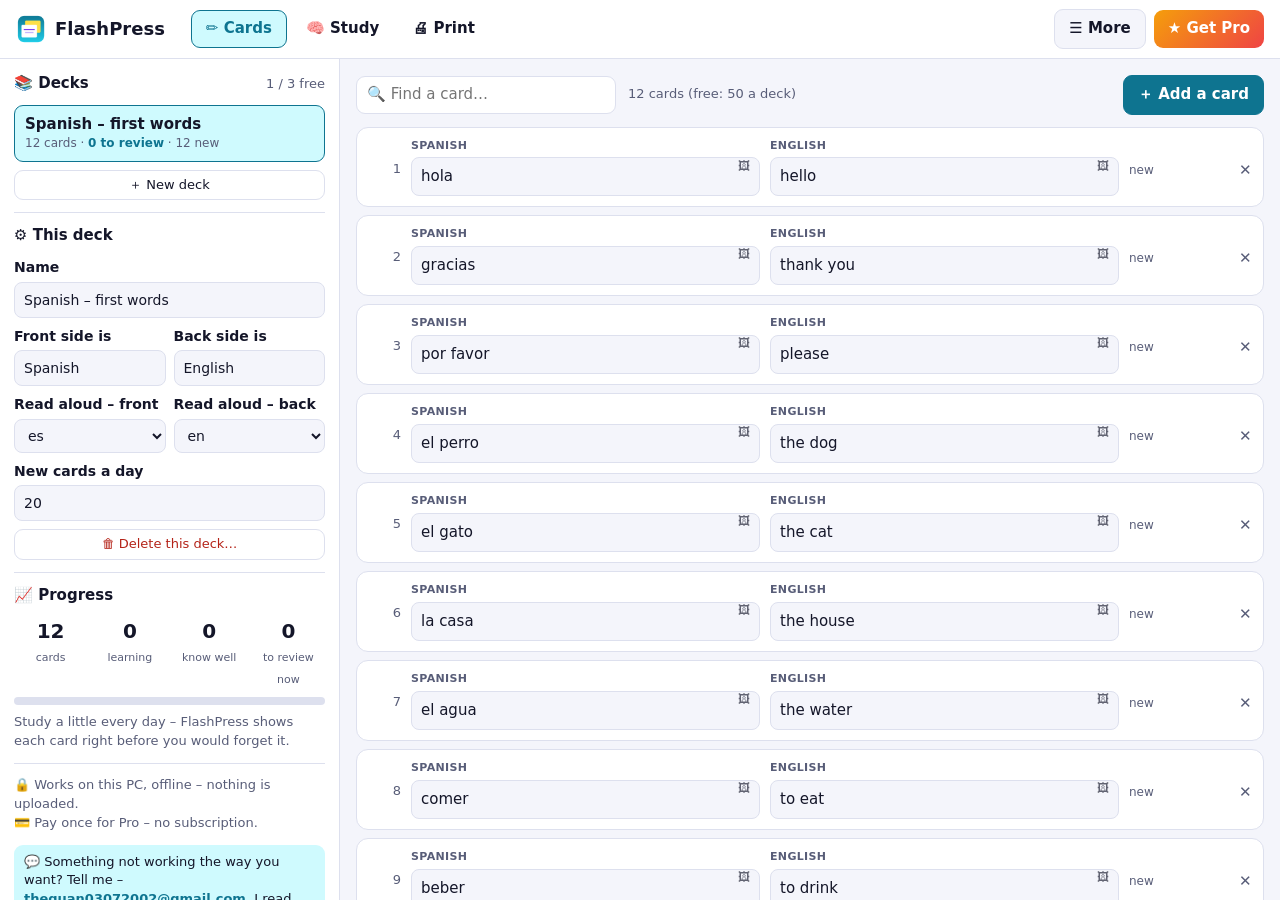
<file: index.html>
<!doctype html>
<html lang="en">
<head>
  <meta charset="utf-8">
  <meta name="viewport" content="width=device-width, initial-scale=1">
  <title>FlashPress - Flashcard Maker &amp; Study</title>
  <meta name="description" content="Make flashcards, study them with smart review that shows each card right before you forget it, and print real two-sided cards. Works offline, no account, no subscription.">
  <meta name="theme-color" content="#0e7490">
  <link rel="manifest" href="manifest.json">
  <link rel="icon" href="icon-192.png">
  <link rel="stylesheet" href="style.css">
</head>
<body>
  <header class="topbar">
    <div class="brand"><img src="icon-192.png" alt="" width="30" height="30"><span>FlashPress</span></div>
    <nav class="tabs" id="tabs">
      <button data-v="cards" class="on">✏️ Cards</button>
      <button data-v="study">🧠 Study</button>
      <button data-v="print">🖨 Print</button>
    </nav>
    <span class="spacer"></span>
    <div class="top-btns">
      <button id="moreBtn" class="tb">☰ More</button>
      <button id="proBtn" class="pro-btn">★ Get Pro</button>
    </div>
    <div id="menu" class="menu" hidden>
      <button id="importBtn">📥 Add many cards at once (paste or CSV)…</button>
      <button id="csvOut">📊 Save this deck as CSV (Excel)</button>
      <hr>
      <button id="saveBtn">💾 Save a backup of all decks (file)</button>
      <button id="openBtn">📂 Open a backup…</button>
      <button id="resetBtn">↺ Start this deck’s learning over…</button>
      <hr>
      <a href="help.html" target="_blank" rel="noopener">❓ How to use FlashPress</a>
      <a href="mailto:thequan03072002@gmail.com?subject=FlashPress%20feedback">✉ Feedback &amp; support</a>
      <a href="https://apps.microsoft.com/detail/9NDCRGD5QFJ4" target="_blank" rel="noopener">More apps: RecipePress – family cookbook</a>
      <a href="https://apps.microsoft.com/detail/9PMB9K33JH3K" target="_blank" rel="noopener">More apps: MenuPress – menu maker</a>
    </div>
    <input id="openIn" type="file" accept=".json,application/json" hidden>
    <input id="csvIn" type="file" accept=".csv,.txt,.tsv,text/csv,text/plain" hidden>
    <input id="imgIn" type="file" accept="image/*" hidden>
  </header>

  <main class="layout">
    <aside class="left">
      <section class="tool">
        <div class="row"><h2>📚 Decks</h2><span id="deckCount" class="muted"></span></div>
        <div id="deckList" class="decks"></div>
        <button id="addDeck" class="ghost small">＋ New deck</button>
      </section>
      <section class="tool">
        <h2>⚙️ This deck</h2>
        <label class="field">Name<input id="deckName" type="text" maxlength="60"></label>
        <div class="two">
          <label class="field">Front side is<input id="frontLabel" type="text" maxlength="30" placeholder="Question"></label>
          <label class="field">Back side is<input id="backLabel" type="text" maxlength="30" placeholder="Answer"></label>
        </div>
        <div class="two">
          <label class="field">Read aloud – front<select id="langF"></select></label>
          <label class="field">Read aloud – back<select id="langB"></select></label>
        </div>
        <label class="field">New cards a day<input id="newPerDay" type="number" min="1" max="500"></label>
        <button id="delDeck" class="ghost small danger">🗑 Delete this deck…</button>
      </section>
      <section class="tool stats" id="stats"></section>
      <p class="promise">🔒 Works on this PC, offline – nothing is uploaded.<br>💳 Pay once for Pro – no subscription.</p>
      <p class="fb-note">💬 Something not working the way you want? Tell me – <a href="mailto:thequan03072002@gmail.com?subject=FlashPress%20feedback">thequan03072002@gmail.com</a>. I read every message and improve the app.</p>
    </aside>

    <section class="stage">
      <!-- CARDS -->
      <div id="vCards" class="view">
        <div class="bar"><input id="search" type="search" placeholder="🔍 Find a card…"><span id="cardCount" class="muted"></span><span class="spacer"></span><button id="addCard" class="primary">＋ Add a card</button></div>
        <div id="cardList" class="cards"></div>
        <p id="limitNote" class="hint warn"></p>
      </div>
      <!-- STUDY -->
      <div id="vStudy" class="view" hidden>
        <div class="bar"><span id="dueLine" class="muted"></span><span class="spacer"></span>
          <label class="check"><input id="typeMode" type="checkbox"> Type the answer</label>
          <label class="check"><input id="reverse" type="checkbox"> Back first</label>
          <label class="check"><input id="autoSpeak" type="checkbox"> Read aloud</label>
        </div>
        <div id="studyBox" class="study"></div>
      </div>
      <!-- PRINT -->
      <div id="vPrint" class="view" hidden>
        <div class="bar wrap">
          <label class="field inline">Cards<select id="pLayout">
            <option value="8">8 per page (2 × 4)</option>
            <option value="10">10 per page – business-card size</option>
            <option value="4">4 per page – big cards</option>
            <option value="fold">Fold in the middle (one-sided printer)</option>
            <option value="i35">Index cards 3 × 5 in ★</option>
            <option value="i46">Index cards 4 × 6 in ★</option>
          </select></label>
          <label class="field inline">Paper<select id="pPaper"><option value="letter">US Letter</option><option value="a4">A4</option></select></label>
          <label class="field inline">Flip on<select id="pFlip"><option value="long">long edge</option><option value="short">short edge</option></select></label>
          <span class="spacer"></span>
          <button id="printBtn" class="primary">🖨 Print cards</button>
        </div>
        <p class="hint" id="printHint"></p>
        <div id="preview" class="preview"></div>
      </div>
    </section>
  </main>

  <dialog id="importDialog" class="dlg wide">
    <h2>Add many cards at once</h2>
    <p class="muted">One card per line: <code>front | back</code>. Tabs work too – copy two columns from Excel, Google Sheets or a Quizlet export and paste them here.</p>
    <textarea id="importText" rows="12" spellcheck="false" placeholder="der Hund | the dog&#10;die Katze | the cat"></textarea>
    <div class="row-btns"><button id="importOk" class="primary">✓ Add cards</button><button id="importFile" class="ghost">📂 From a CSV file…</button><button id="importCancel" class="ghost">Cancel</button></div>
  </dialog>

  <dialog id="proDialog" class="dlg">
    <h2>FlashPress Pro</h2>
    <p class="muted">One-time purchase. Yours forever on this Microsoft account. No subscription, ever.</p>
    <ul class="pro-list">
      <li><strong>Unlimited decks and cards</strong> – the free version has 3 decks with up to 50 cards each</li>
      <li><strong>Pictures on your cards</strong> – maps, diagrams, words with a picture</li>
      <li><strong>Index cards 3 × 5 and 4 × 6</strong> printing</li>
      <li><strong>No “Made with FlashPress” line</strong> on printed cards</li>
    </ul>
    <p class="fb-note">💬 Something not working the way you want? Tell me – <a href="mailto:thequan03072002@gmail.com?subject=FlashPress%20feedback">thequan03072002@gmail.com</a>. I read every message and improve the app.</p>
    <p id="proMsg" class="pro-msg" hidden></p>
    <div class="row-btns">
      <button id="buyBtn" class="primary" autofocus>Unlock Pro</button>
      <button id="restoreBtn" class="ghost">Restore purchase</button>
      <button id="closePro" class="ghost">Not now</button>
    </div>
  </dialog>
  <div id="toast" class="toast" hidden></div>
  <div id="restartBar" class="restart" hidden>A new version of FlashPress is ready. <button id="restartBtn" class="primary">Restart now</button></div>
  <div id="printArea"></div>
  <script src="app.js"></script>
  <script src="rate.js" data-id="9NPJJ108M1HV" data-app="FlashPress"></script>
</body>
</html>
</file>
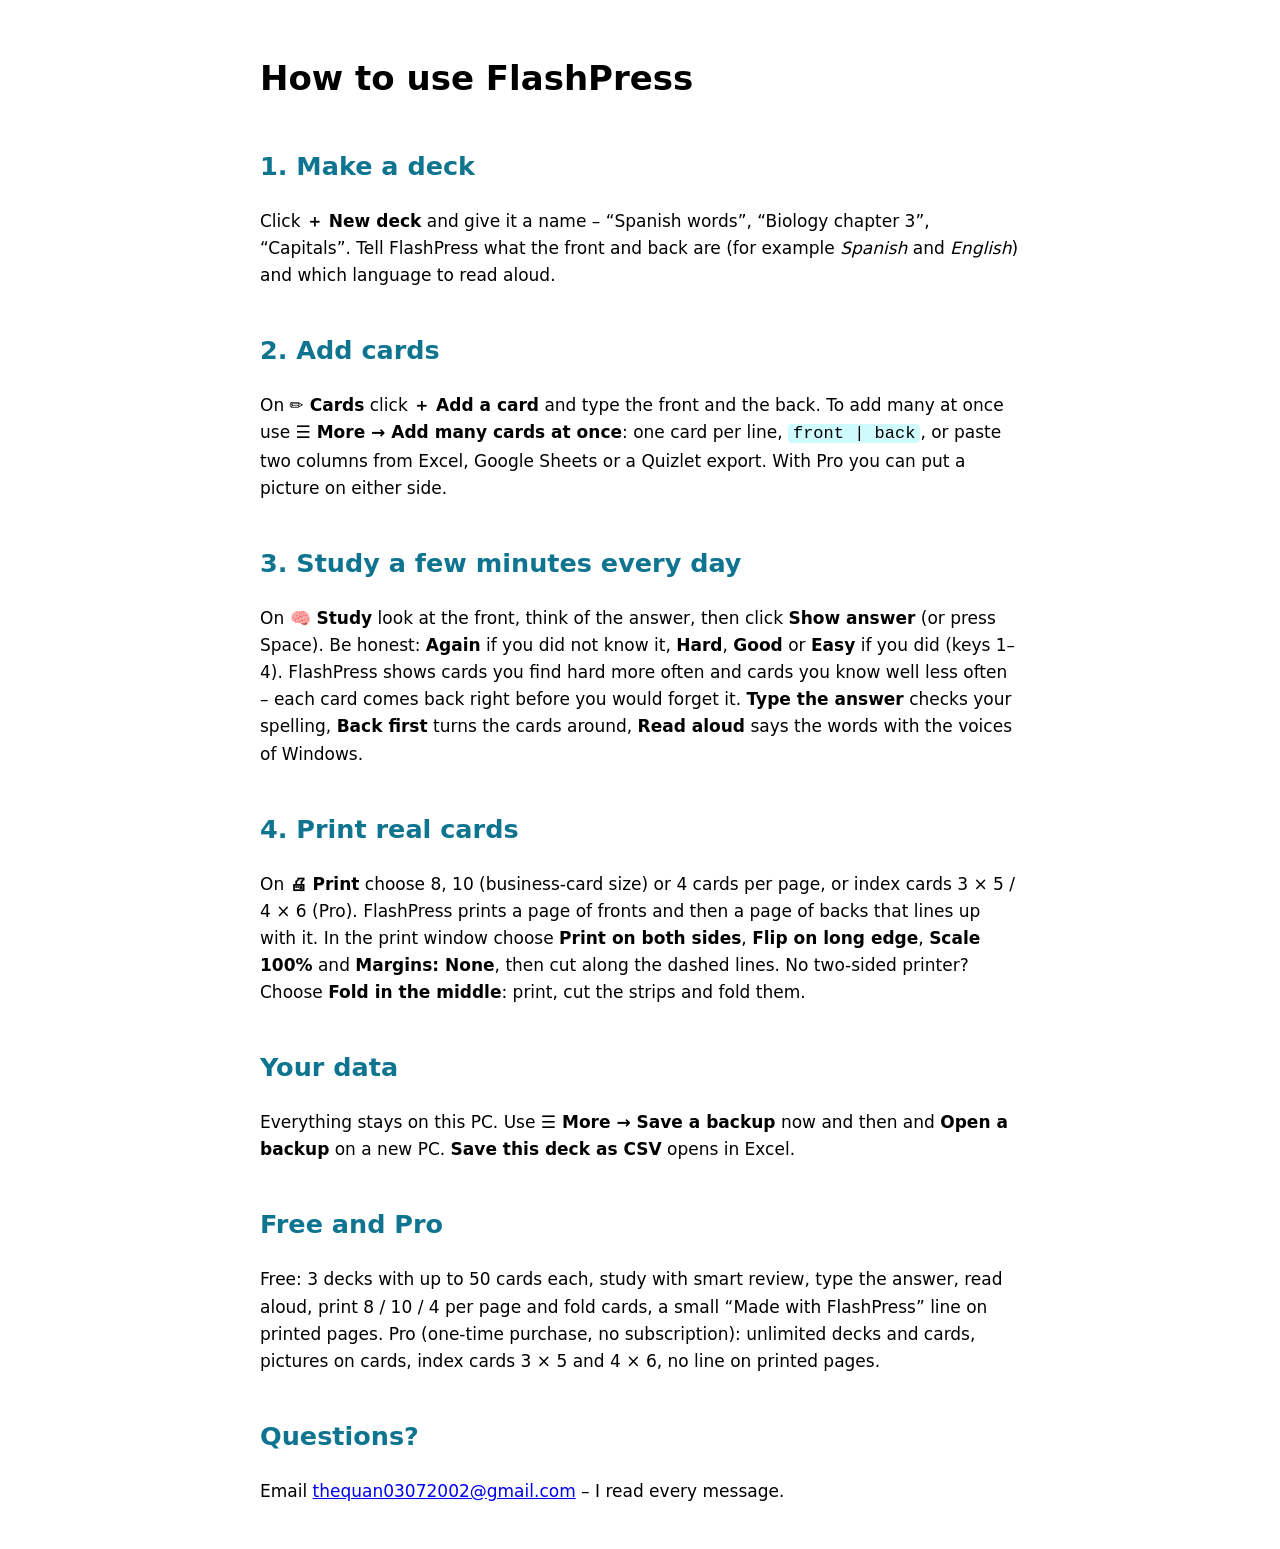
<file: help.html>
<!doctype html><html lang="en"><head><meta charset="utf-8"><meta name="viewport" content="width=device-width, initial-scale=1"><title>FlashPress – Help</title><style>body{font:17px/1.6 "Segoe UI",system-ui,sans-serif;max-width:760px;margin:0 auto;padding:28px 20px}h2{margin-top:1.6em;color:#0e7490}code{background:#cffafe;padding:0 5px;border-radius:4px}</style></head><body>
<h1>How to use FlashPress</h1>
<h2>1. Make a deck</h2>
<p>Click <b>＋ New deck</b> and give it a name – “Spanish words”, “Biology chapter 3”, “Capitals”. Tell FlashPress what the front and back are (for example <i>Spanish</i> and <i>English</i>) and which language to read aloud.</p>
<h2>2. Add cards</h2>
<p>On <b>✏️ Cards</b> click <b>＋ Add a card</b> and type the front and the back. To add many at once use <b>☰ More → Add many cards at once</b>: one card per line, <code>front | back</code>, or paste two columns from Excel, Google Sheets or a Quizlet export. With Pro you can put a picture on either side.</p>
<h2>3. Study a few minutes every day</h2>
<p>On <b>🧠 Study</b> look at the front, think of the answer, then click <b>Show answer</b> (or press Space). Be honest: <b>Again</b> if you did not know it, <b>Hard</b>, <b>Good</b> or <b>Easy</b> if you did (keys 1–4). FlashPress shows cards you find hard more often and cards you know well less often – each card comes back right before you would forget it. <b>Type the answer</b> checks your spelling, <b>Back first</b> turns the cards around, <b>Read aloud</b> says the words with the voices of Windows.</p>
<h2>4. Print real cards</h2>
<p>On <b>🖨 Print</b> choose 8, 10 (business-card size) or 4 cards per page, or index cards 3 × 5 / 4 × 6 (Pro). FlashPress prints a page of fronts and then a page of backs that lines up with it. In the print window choose <b>Print on both sides</b>, <b>Flip on long edge</b>, <b>Scale 100%</b> and <b>Margins: None</b>, then cut along the dashed lines. No two-sided printer? Choose <b>Fold in the middle</b>: print, cut the strips and fold them.</p>
<h2>Your data</h2>
<p>Everything stays on this PC. Use <b>☰ More → Save a backup</b> now and then and <b>Open a backup</b> on a new PC. <b>Save this deck as CSV</b> opens in Excel.</p>
<h2>Free and Pro</h2>
<p>Free: 3 decks with up to 50 cards each, study with smart review, type the answer, read aloud, print 8 / 10 / 4 per page and fold cards, a small “Made with FlashPress” line on printed pages. Pro (one-time purchase, no subscription): unlimited decks and cards, pictures on cards, index cards 3 × 5 and 4 × 6, no line on printed pages.</p>
<h2>Questions?</h2><p>Email <a href="mailto:thequan03072002@gmail.com?subject=FlashPress">thequan03072002@gmail.com</a> – I read every message.</p>
</body></html>
</file>
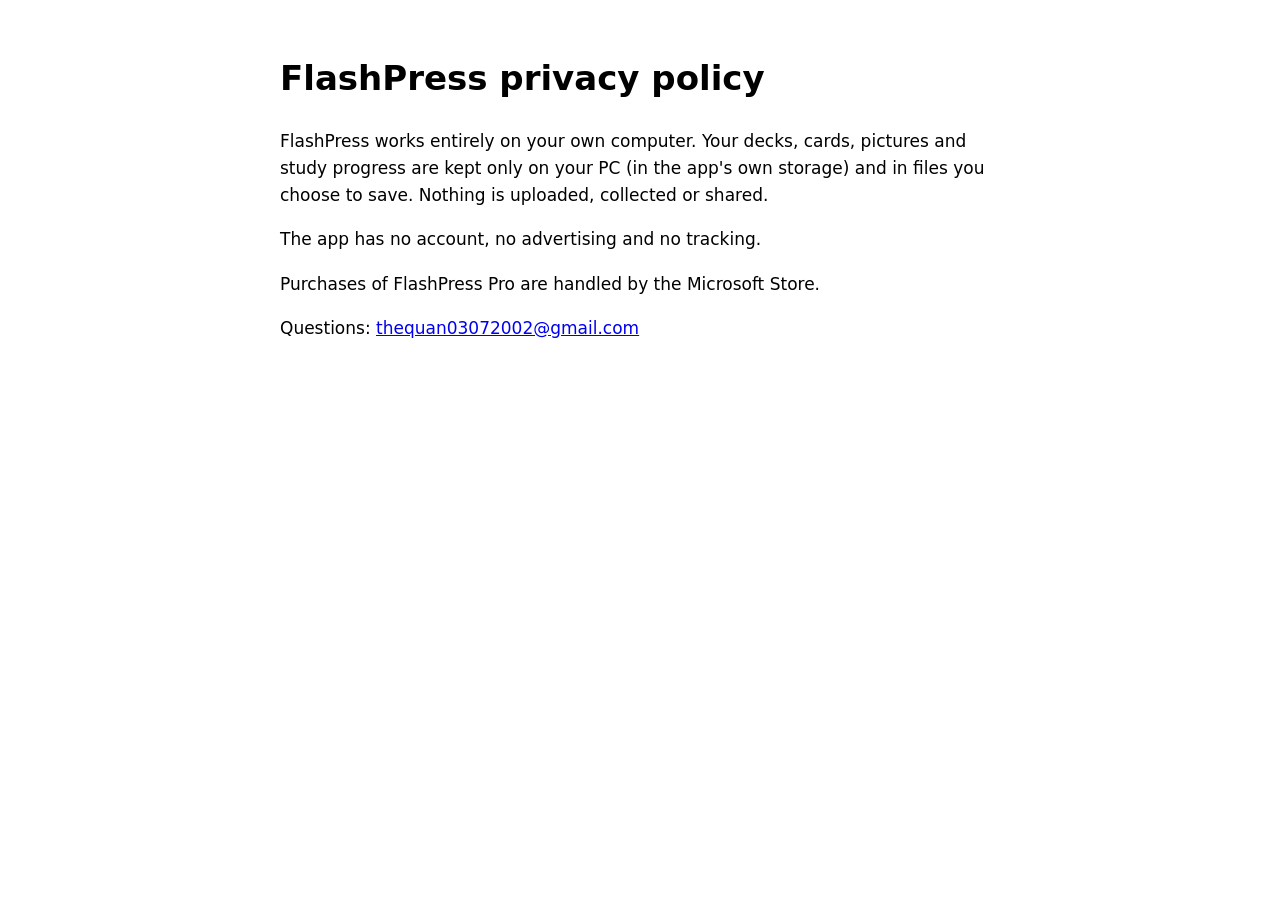
<file: privacy.html>
<!doctype html><html lang="en"><head><meta charset="utf-8"><meta name="viewport" content="width=device-width, initial-scale=1"><title>FlashPress – Privacy</title><style>body{font:17px/1.6 "Segoe UI",system-ui,sans-serif;max-width:720px;margin:0 auto;padding:28px 20px}</style></head><body><h1>FlashPress privacy policy</h1><p>FlashPress works entirely on your own computer. Your decks, cards, pictures and study progress are kept only on your PC (in the app's own storage) and in files you choose to save. Nothing is uploaded, collected or shared.</p><p>The app has no account, no advertising and no tracking.</p><p>Purchases of FlashPress Pro are handled by the Microsoft Store.</p><p>Questions: <a href="mailto:thequan03072002@gmail.com">thequan03072002@gmail.com</a></p></body></html>
</file>
<file: style.css>
:root { --bg: #f4f5fb; --card: #ffffff; --text: #141629; --muted: #585d78; --line: #dde0ee; --acc: #0e7490; --acc-2: #cffafe; --on-acc: #ffffff; --danger: #b42318; color-scheme: light dark; }
@media (prefers-color-scheme: dark) { :root { --bg: #0e0f1a; --card: #171a2b; --text: #e8eaf6; --muted: #a1a6c4; --line: #2d3150; --acc: #67e8f9; --acc-2: #0f3440; --on-acc: #04262e; --danger: #f97066; } }
* { box-sizing: border-box; }
html, body { height: 100%; }
body { margin: 0; font: 15px/1.45 "Segoe UI", system-ui, sans-serif; background: var(--bg); color: var(--text); display: flex; flex-direction: column; }
[hidden] { display: none !important; }
h2 { font-size: 15px; margin: 0 0 2px; }
.topbar { position: relative; display: flex; align-items: center; gap: 12px; padding: 9px 16px; border-bottom: 1px solid var(--line); background: var(--card); flex-wrap: wrap; }
.brand { display: flex; align-items: center; gap: 9px; font-weight: 700; font-size: 18px; }
.brand img { border-radius: 7px; }
.spacer { flex: 1; }
.top-btns { display: flex; gap: 8px; align-items: center; flex-wrap: wrap; }
button, select.tb { font: inherit; border-radius: 9px; padding: 8px 14px; cursor: pointer; border: 1px solid transparent; }
.tb { background: var(--bg); color: var(--text); border-color: var(--line); font-weight: 600; }
.tb:hover, .ghost:hover { border-color: var(--acc); }
.primary, .primary-tb { background: var(--acc); color: var(--on-acc); font-weight: 700; border-color: var(--acc); }
.ghost { background: transparent; color: var(--text); border-color: var(--line); }
.small { padding: 5px 10px; font-size: 13px; }
.pro-btn { background: linear-gradient(135deg, #f59e0b, #ef4444); color: #fff; font-weight: 700; border: 0; }
.pro-btn.is-pro { background: var(--acc-2); color: var(--acc); cursor: default; }
.pro-tag { font-size: 10px; font-weight: 800; color: #fff; background: linear-gradient(135deg, #f59e0b, #ef4444); border-radius: 5px; padding: 1px 4px; vertical-align: 1px; }
body.unlocked .pro-tag { display: none; }
.menu { position: absolute; right: 16px; top: 54px; z-index: 20; background: var(--card); border: 1px solid var(--line); border-radius: 12px; padding: 6px; display: flex; flex-direction: column; min-width: 320px; box-shadow: 0 10px 30px rgba(0,0,0,.25); }
.menu button, .menu a { text-align: left; background: transparent; color: var(--text); padding: 9px 12px; border-radius: 8px; text-decoration: none; border: 0; }
.menu button:hover, .menu a:hover { background: var(--acc-2); }
.menu small { color: var(--muted); margin-left: 6px; }
.menu hr { border: 0; border-top: 1px solid var(--line); margin: 4px 6px; }
.layout { flex: 1; min-height: 0; display: grid; grid-template-columns: 380px minmax(0, 1fr); }
.left { background: var(--card); border-right: 1px solid var(--line); padding: 14px; overflow: auto; display: flex; flex-direction: column; gap: 12px; }
.left > * { flex-shrink: 0; }
.tool { display: flex; flex-direction: column; gap: 8px; padding-bottom: 12px; border-bottom: 1px solid var(--line); }
.field { display: block; font-size: 14px; font-weight: 600; }
.field > input, .field > select { display: block; margin-top: 4px; }
.two { display: grid; grid-template-columns: 1fr 1fr; gap: 8px; }
.row { display: flex; align-items: center; justify-content: space-between; gap: 8px; }
input[type=text], select, textarea { font: inherit; padding: 7px 9px; border-radius: 8px; border: 1px solid var(--line); background: var(--bg); color: var(--text); width: 100%; font-weight: 400; }
textarea { resize: vertical; font-size: 14px; line-height: 1.5; }
input[type=range] { width: 100%; accent-color: var(--acc); }
.check { display: flex; align-items: center; gap: 8px; font-size: 14px; cursor: pointer; }
.check input { width: 17px; height: 17px; accent-color: var(--acc); }
.hint { font-size: 13px; color: var(--muted); margin: 0; }
.hint code { background: var(--acc-2); padding: 0 4px; border-radius: 4px; }
.warn { color: var(--danger); }
.muted { color: var(--muted); font-size: 13px; font-weight: 400; }
.promise { font-size: 13px; color: var(--muted); margin: 0; }
.fb-note { font-size: 13px; background: var(--acc-2); border-radius: 9px; padding: 8px 10px; margin: 0; }
.fb-note a { color: var(--acc); font-weight: 600; }
.stage { overflow: auto; padding: 16px; display: flex; flex-direction: column; gap: 10px; }
.preview { display: flex; flex-direction: column; align-items: center; gap: 18px; }
.pwrap { position: relative; box-shadow: 0 4px 24px rgba(0,0,0,.22); overflow: hidden; flex: 0 0 auto; }
#measure { position: fixed; left: -20000px; top: 0; visibility: hidden; }
.dlg { border: 0; border-radius: 16px; padding: 22px 24px; max-width: 540px; background: var(--card); color: var(--text); box-shadow: 0 20px 60px rgba(0,0,0,.35); }
.dlg::backdrop { background: rgba(10, 10, 30, .5); }
.dlg h2 { font-size: 21px; margin-bottom: 4px; }
.pro-list { padding-left: 20px; display: flex; flex-direction: column; gap: 6px; }
.pro-msg { background: var(--acc-2); border-radius: 9px; padding: 8px 10px; font-size: 14px; }
.row-btns { display: flex; gap: 8px; flex-wrap: wrap; margin-top: 12px; }
.toast { position: fixed; left: 50%; bottom: 24px; transform: translateX(-50%); background: #141629; color: #fff; padding: 10px 16px; border-radius: 10px; z-index: 50; max-width: 90vw; }
.restart { position: fixed; left: 50%; top: 12px; transform: translateX(-50%); background: var(--card); border: 1px solid var(--line); padding: 8px 12px; border-radius: 12px; z-index: 60; display: flex; gap: 10px; align-items: center; }
#printArea { display: none; }
@media print {
  body > *:not(#printArea) { display: none !important; }
  #printArea { display: block !important; }
  body.no-print #printArea { display: none !important; }
}
@media (max-width: 900px) { .layout { grid-template-columns: 1fr; } }
input[type=number] { font: inherit; padding: 7px 9px; border-radius: 8px; border: 1px solid var(--line); background: var(--bg); color: var(--text); width: 100%; font-weight: 400; }
input[type=color] { width: 44px; height: 30px; border: 1px solid var(--line); border-radius: 6px; background: none; padding: 2px; cursor: pointer; }
.layout { grid-template-columns: 340px minmax(0, 1fr); }
.tabs { display: flex; gap: 4px; margin-left: 14px; }
.tabs button { background: transparent; color: var(--text); border: 1px solid transparent; font-weight: 600; padding: 7px 14px; }
.tabs button.on { background: var(--acc-2); color: var(--acc); border-color: var(--acc); }
.decks { display: flex; flex-direction: column; gap: 6px; }
.deck { text-align: left; background: var(--bg); color: var(--text); border: 1px solid var(--line); padding: 8px 10px; display: flex; flex-direction: column; }
.deck.on { border-color: var(--acc); background: var(--acc-2); }
.deck.locked { opacity: .55; }
.deck small { color: var(--muted); font-size: 12px; }
.deck .due { color: var(--acc); font-weight: 700; }
.danger { color: var(--danger) !important; }
.statgrid { display: grid; grid-template-columns: repeat(4, 1fr); gap: 6px; text-align: center; }
.statgrid b { display: block; font-size: 20px; }
.statgrid small { color: var(--muted); font-size: 11px; }
.meter { position: relative; height: 8px; border-radius: 6px; background: var(--line); overflow: hidden; }
.meter i { position: absolute; left: 0; top: 0; bottom: 0; background: #67e8f9; border-radius: 6px; }
.meter i.m2 { background: var(--acc); }
.view { display: flex; flex-direction: column; gap: 12px; }
.bar { display: flex; align-items: center; gap: 12px; flex-wrap: wrap; }
.bar input[type=search] { font: inherit; padding: 7px 10px; border-radius: 9px; border: 1px solid var(--line); background: var(--card); color: var(--text); width: 260px; }
.field.inline { display: flex; align-items: center; gap: 6px; }
.field.inline select { width: auto; margin: 0; }
.cards { display: flex; flex-direction: column; gap: 8px; }
.card-row { display: grid; grid-template-columns: 34px 1fr 1fr 86px 28px; gap: 10px; align-items: start; background: var(--card); border: 1px solid var(--line); border-radius: 12px; padding: 10px; }
.card-row.dim { opacity: .5; }
.card-row .num { color: var(--muted); font-size: 13px; padding-top: 22px; text-align: right; }
.card-row .side { display: flex; flex-direction: column; gap: 4px; position: relative; }
.card-row .side small { color: var(--muted); font-size: 11px; font-weight: 600; text-transform: uppercase; letter-spacing: .03em; }
.card-row textarea { resize: none; overflow: hidden; min-height: 38px; font-size: 15px; }
.card-row img { max-width: 140px; max-height: 90px; border-radius: 6px; object-fit: contain; }
.card-row .tiny { position: absolute; right: 4px; top: 18px; padding: 2px 6px; font-size: 12px; opacity: .65; border: 0; }
.card-row .tiny:hover { opacity: 1; }
.card-row .when { font-size: 12px; color: var(--muted); padding-top: 24px; }
.card-row .x { padding-top: 22px; }
.x { background: transparent; border: 0; color: var(--muted); }
.x:hover { color: var(--danger); }
.empty { color: var(--muted); text-align: center; padding: 40px; }
.study { display: flex; flex-direction: column; align-items: center; gap: 16px; padding-top: 10px; }
.flash { position: relative; width: min(720px, 100%); min-height: 300px; background: var(--card); border: 1px solid var(--line); border-radius: 18px; box-shadow: 0 10px 30px rgba(0,0,0,.12); padding: 30px 28px; display: flex; flex-direction: column; justify-content: center; cursor: pointer; }
.flash.flipped { cursor: default; }
.flash hr { border: 0; border-top: 2px dashed var(--line); width: 100%; margin: 18px 0; }
.flash .tag { position: absolute; left: 20px; top: 14px; font-size: 12px; color: var(--muted); font-weight: 700; text-transform: uppercase; letter-spacing: .04em; }
.flash hr + .tag { position: static; margin: -6px 0 8px; }
.say { position: absolute; right: 14px; top: 12px; background: var(--bg); border: 1px solid var(--line); padding: 4px 9px; }
.say.s2 { position: static; align-self: flex-end; margin-top: -30px; }
.face { display: flex; flex-direction: column; align-items: center; gap: 12px; text-align: center; }
.face img { max-width: 100%; max-height: 260px; border-radius: 10px; object-fit: contain; }
.face.a .ftext { color: var(--acc); }
.ftext { line-height: 1.3; overflow-wrap: anywhere; }
.center { justify-content: center; }
.big-btn { font-size: 17px; padding: 12px 30px; }
.big-btn small, .rate small { display: block; font-size: 11px; font-weight: 500; opacity: .8; }
.rate { min-width: 110px; font-weight: 700; border: 1px solid var(--line); background: var(--card); color: var(--text); padding: 10px 14px; }
.rate.r0 { border-color: #f87171; color: #b91c1c; } .rate.r1 { border-color: #fbbf24; color: #b45309; } .rate.r2 { border-color: #34d399; color: #047857; } .rate.r3 { border-color: #60a5fa; color: #1d4ed8; }
@media (prefers-color-scheme: dark) { .rate.r0 { color: #fca5a5; } .rate.r1 { color: #fcd34d; } .rate.r2 { color: #6ee7b7; } .rate.r3 { color: #93c5fd; } }
.typebox { display: flex; gap: 8px; width: min(720px, 100%); }
.typebox input { flex: 1; font: inherit; font-size: 17px; padding: 10px 12px; border-radius: 10px; border: 1px solid var(--line); background: var(--card); color: var(--text); }
.verdict { margin: 0; font-size: 16px; font-weight: 600; } .verdict.ok { color: #059669; } .verdict.bad { color: var(--danger); }
.done { text-align: center; padding: 40px 20px; } .done .big { font-size: 60px; }
.preview { display: flex; flex-wrap: wrap; gap: 18px; justify-content: center; flex-direction: row; align-items: flex-start; }
.preview figure { margin: 0; display: flex; flex-direction: column; align-items: center; gap: 6px; }
.preview figcaption { font-size: 12px; color: var(--muted); }
.dlg.wide { width: min(720px, 94vw); max-width: none; }
.dlg textarea { width: 100%; font-family: ui-monospace, Consolas, monospace; font-size: 14px; }
.dlg code { background: var(--acc-2); padding: 0 4px; border-radius: 4px; }
@media print { #printArea .pp { -webkit-print-color-adjust: exact; print-color-adjust: exact; } }
</file>
